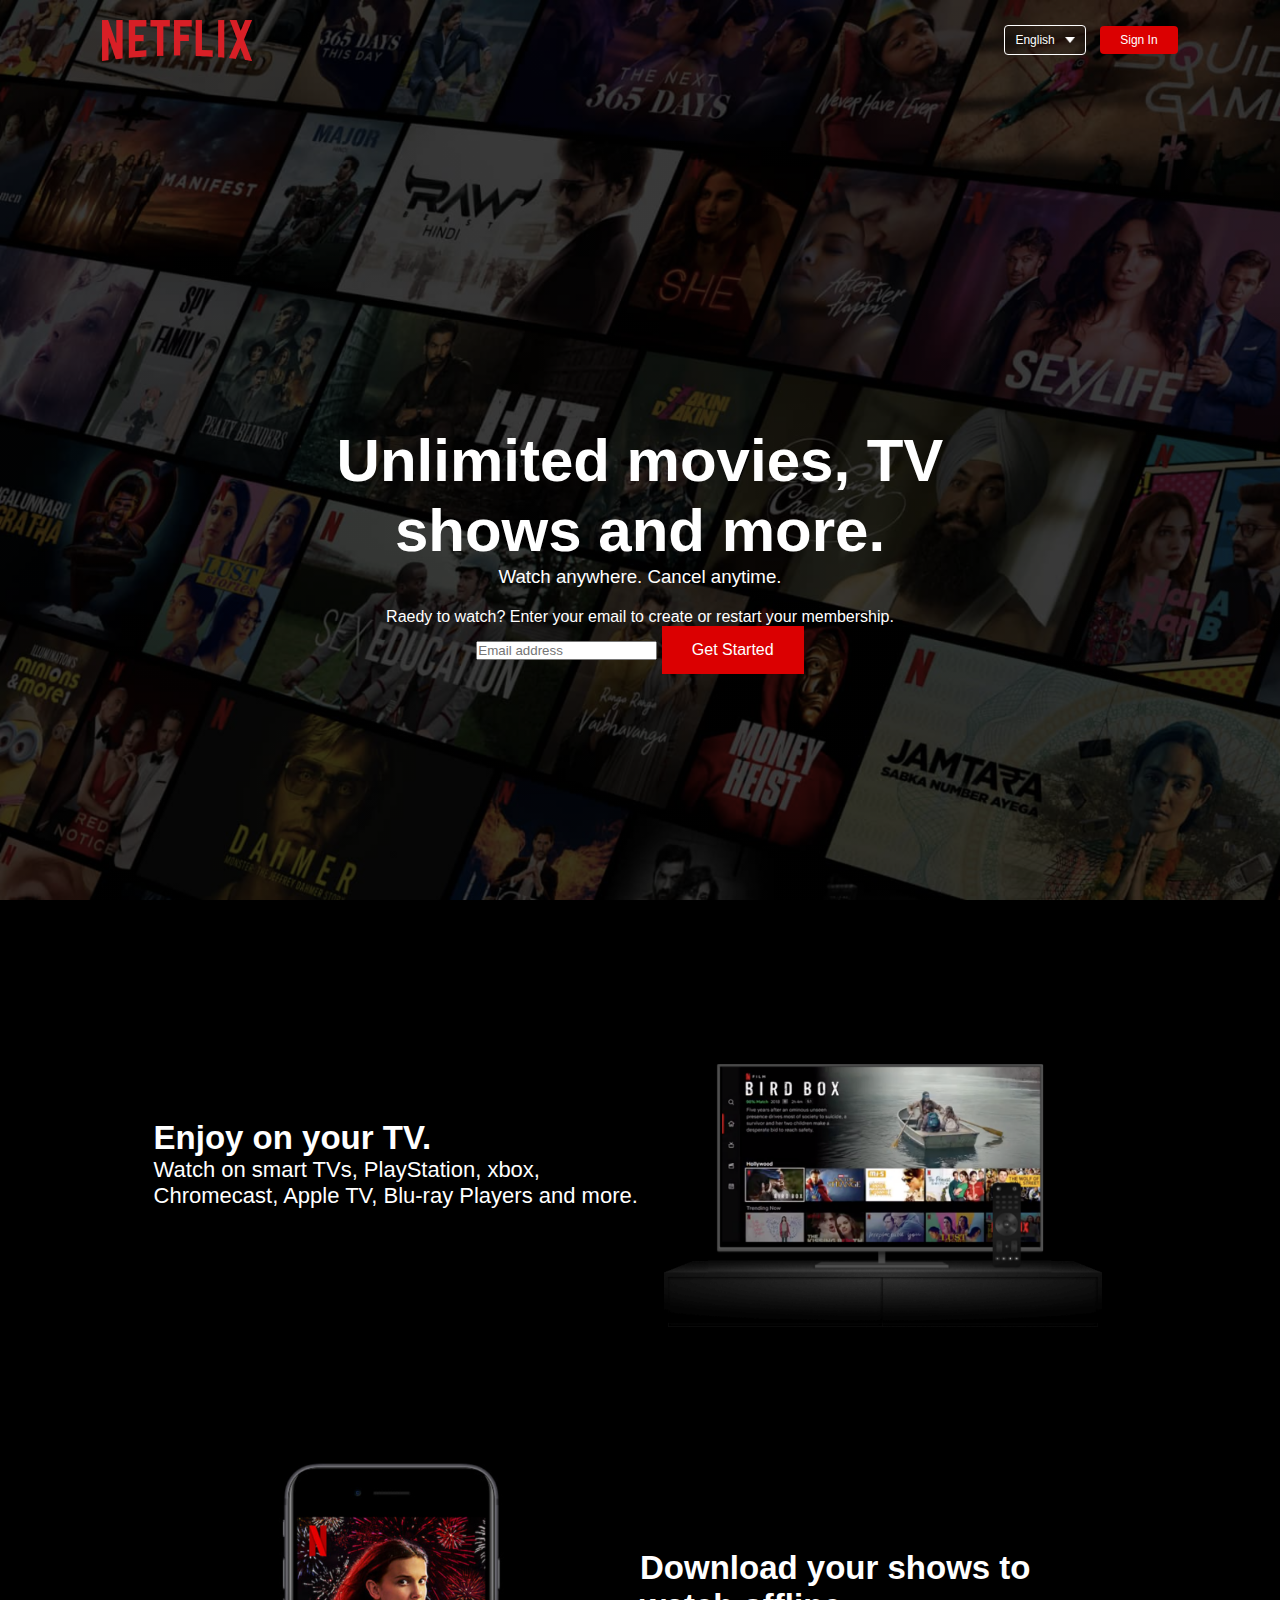
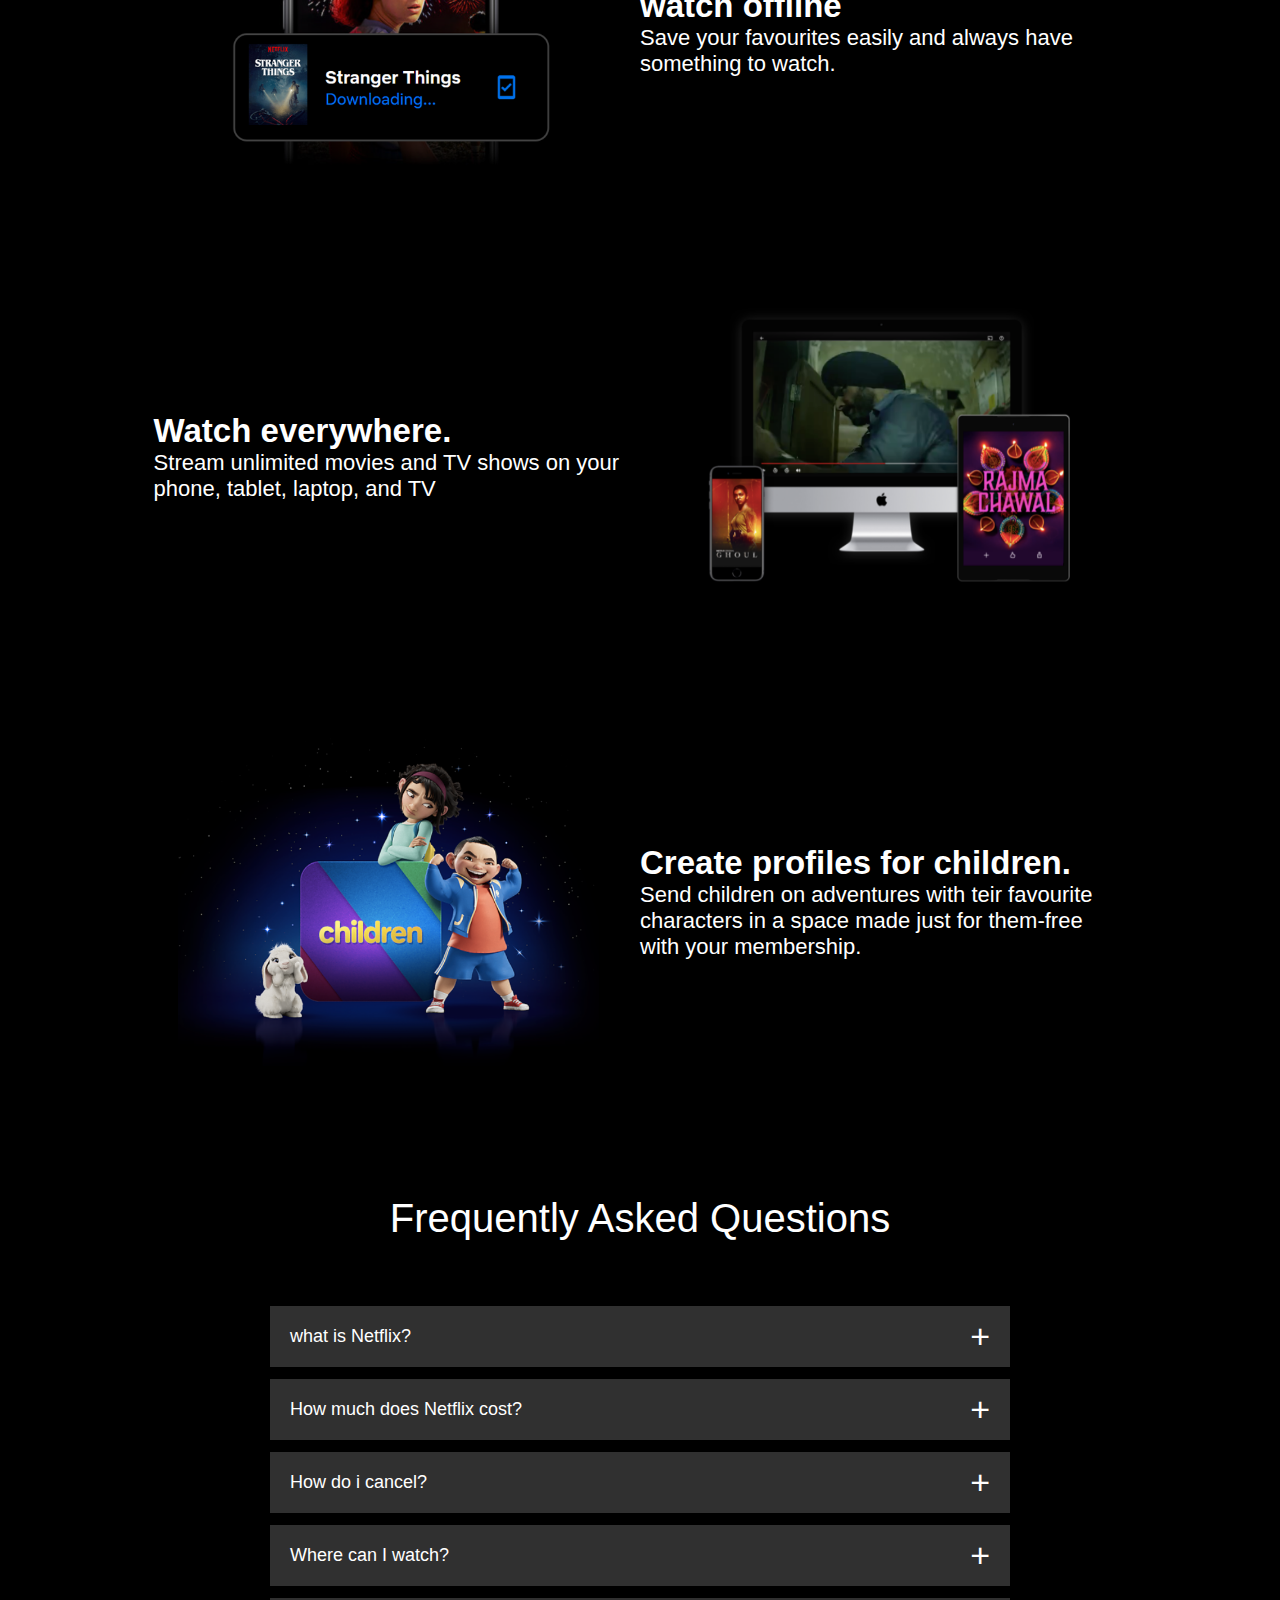
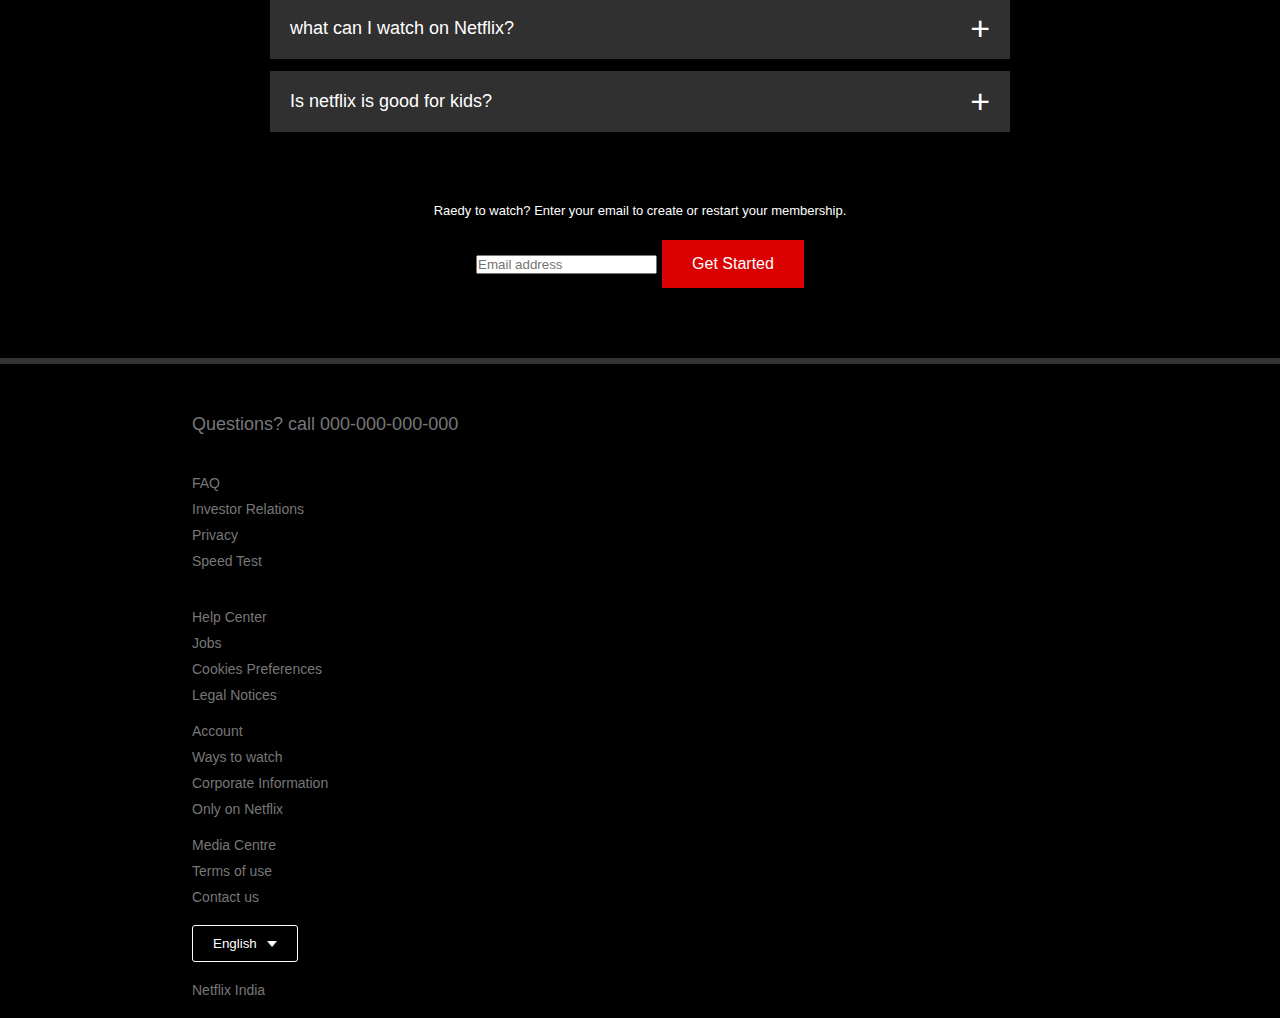
<file: Netflix/index.html>
<!DOCTYPE html>
<html>
    <head>
        <meta name="viewport" content="width=device-width, initial-scale=1.0">
        <title>Netflix Website</title>
        <link rel="stylesheet" href="style.css">
    </head>
<body>
    <div class="header">
        <nav>
            <img src="images/logo.png" class="logo">
            <div>
                <button class="language-btn">English <img src="images/down-icon.png"></button>
                <button>Sign In</button>
            </div>

        </nav>
        <div class="header-content">
            <h1>Unlimited movies, TV shows and more.</h1>
            <h3>Watch anywhere. Cancel anytime.</h3>
            <p>Raedy to watch? Enter your email to create or restart your membership.</p>
            <form class="email-signup">
                <input type="email" placeholder="Email address" required>
                <button type="submit">Get Started</button> 
            </form>

        </div>
    </div>
    <div class="features">
        <div class="row">
            <div class="text-col">
                <h2>Enjoy on your TV.</h2>
                <p>Watch on smart TVs, PlayStation, xbox, Chromecast, Apple TV, Blu-ray 
                    Players and more.</p>
            </div>
            <div class="img-col">
                <img src="images/feature-1.png">
            </div>
        </div>
        <div class="row">
            <div class="img-col">
                <img src="images/feature-2.png">
            </div>
            <div class="text-col">
                <h2>Download your shows to watch offline</h2>
                <p>Save your favourites easily and always have something to watch.</p>
            </div>
            
        </div>
        <div class="row">
            <div class="text-col">
                <h2>Watch everywhere.</h2>
                <p>Stream unlimited movies and TV shows on your phone, tablet, 
                    laptop, and TV</p>
            </div>
            <div class="img-col">
                <img src="images/feature-3.png">
            </div>
        </div>
        <div class="row">
            <div class="img-col">
                <img src="images/feature-4.png">
            </div>
            <div class="text-col">
                <h2>Create profiles for children.</h2>
                <p>Send children on adventures with teir favourite characters in a space 
                    made just for them-free with your membership.</p>
            </div>
            
        </div>
    </div>
    <div class="faq">
        <h2>Frequently Asked Questions</h2>
        <ul class="accordion">
            <li>
                <input type="radio" name="accordion" id="first">
                <label for="first">what is Netflix?</label>
                <div class="content">
                    <p>Netflix is a streaming service that offers a wide variety of TV shows, movies, documentaries, 
                        and other content .Subscribers can watch content on-demand, 
                        without commercials, on various devices, including smart TVs, computers, tablets, and smartphones.
                    </p>
                </div>

            </li>
            <li>
                <input type="radio" name="accordion" id="second">
                <label for="second">How much does Netflix cost?</label>
                <div class="content">
                    <p>These prices and plans can vary depending on the region, and Netflix sometimes adjusts its pricing. 
                        Additionally, there might be special promotions or discounts available from time to time. 
                    </p>
                </div>

            </li>
            <li>
                <input type="radio" name="accordion" id="third">
                <label for="third">How do i cancel?</label>
                <div class="content">
                    <p>lUnder the "Membership & Billing" section, you will see a "Cancel Membership" button. 
                        Click on it.Netflix will ask you to confirm that you want to cancel your subscription.
                        After canceling, you should receive an email confirmation. This email will include the date your account will close, 
                        which is typically at the end of your current billing cycle.
                    </p>
                </div>

            </li>
            <li>
                <input type="radio" name="accordion" id="fourth">
                <label for="fourth">Where can I watch?</label>
                <div class="content">
                    <p>Most smart TVs come with the Netflix app pre-installed. If it's not pre-installed, 
                        you can usually download it from the TV's app store.and laptops mobiles.
                    </p>
                </div>

            </li>
            <li>
                <input type="radio" name="accordion" id="fifth">
                <label for="fifth">what can I watch on Netflix?</label>
                <div class="content">
                    <p>Netflix offers a vast library of content, including a wide range of TV shows, movies, documentaries, and 
                        original programming across various genres Popular Movies,Documentaries and Docuseries,Drama.
                    </p>
                </div>

            </li>
            <li>
                <input type="radio" name="accordion" id="sixth">
                <label for="sixth">Is netflix is good for kids?</label>
                <div class="content">
                    <p>Netflix can be a great resource for kids' entertainment, 
                        but it's important to be aware of the potential safety concerns and take steps to mitigate them.  
                    </p>
                </div>

            </li>
        </ul>
        <small>Raedy to watch? Enter your email to create or restart your membership.</small>
        <form class="email-signup">
            <input type="email" placeholder="Email address" required>
            <button type="submit">Get Started</button> 
        </form>

    </div>
    <div class="footer">
        <h2>Questions? call 000-000-000-000</h2>
        
        <div class="row">
            <div class="col">
                <a href="#">FAQ</a>
                <a href="#">Investor Relations</a>
                <a href="#">Privacy</a>
                <a href="#">Speed Test</a>
            </div>
        </div>
        
            <div class="col">
                <a href="#">Help Center</a>
                <a href="#">Jobs</a>
                <a href="#">Cookies Preferences</a>
                <a href="#">Legal Notices</a>
            </div>

            
                <div class="col">
                    <a href="#">Account</a>
                    <a href="#">Ways to watch</a>
                    <a href="#">Corporate Information</a>
                    <a href="#">Only on Netflix</a>
                </div>

                <div class="col">
                    <a href="#">Media Centre</a>
                    <a href="#">Terms of use</a>
                    <a href="#">Contact us</a>
                    
                </div>
                <button class="language-btn">English <img src="images/down-icon.png"></button>
                <p class="copyright-txt">Netflix India</p>
            
    
    </div>
</body>

</html>
</file>
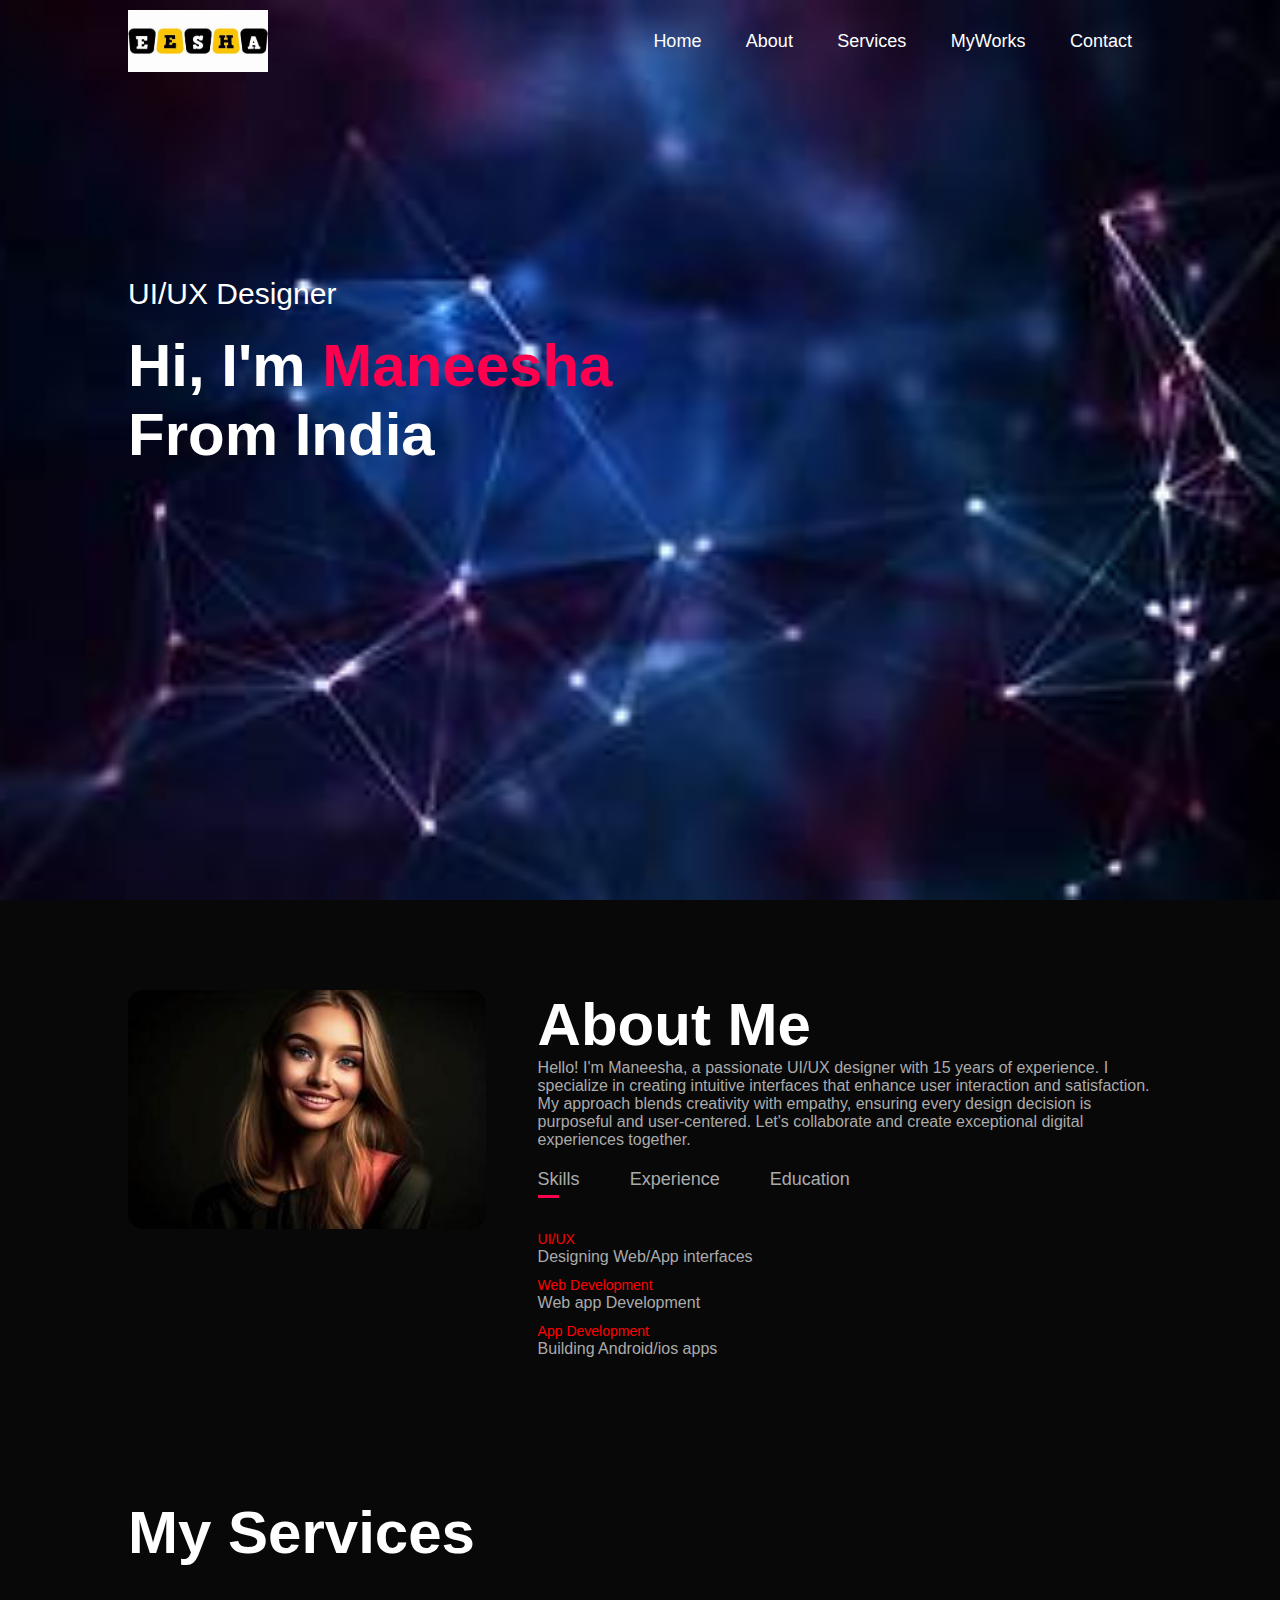
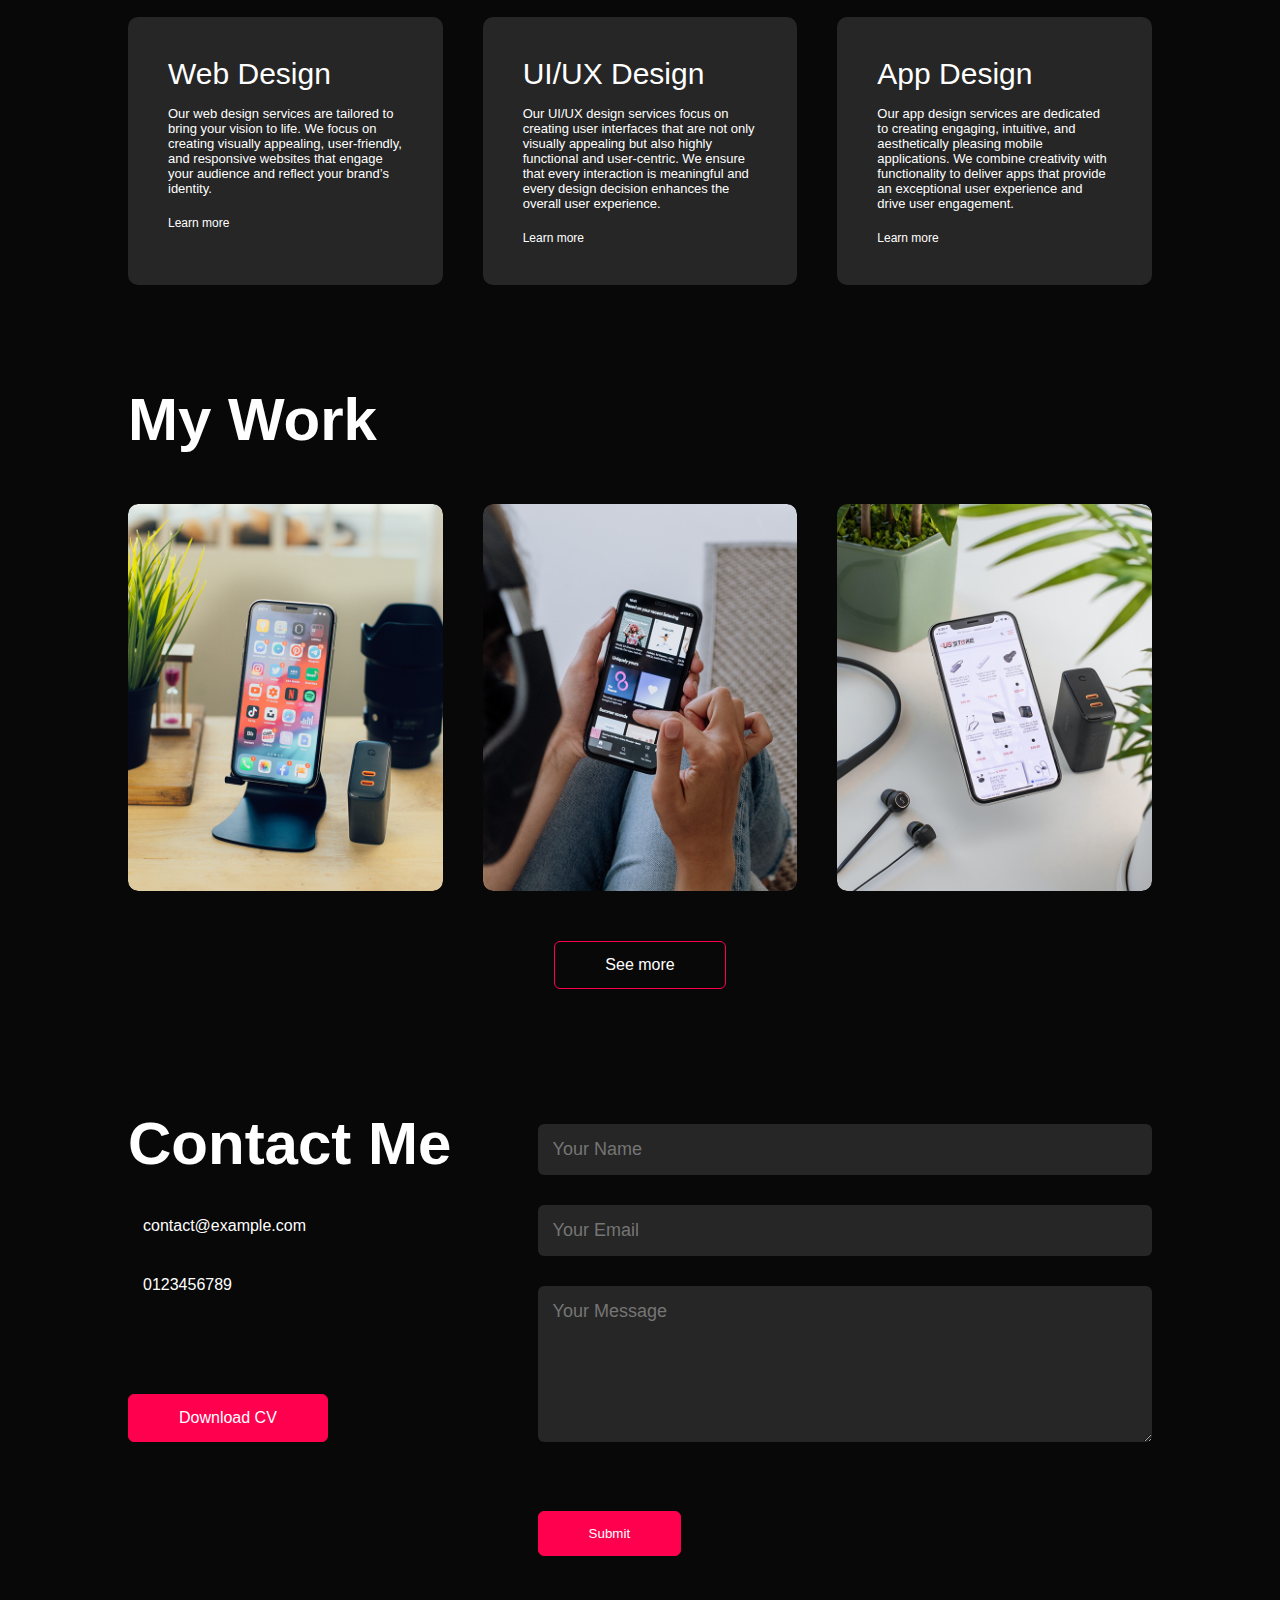
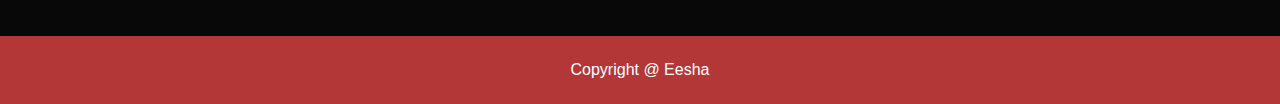
<file: Portfolio website/index.html>
<!DOCTYPE html>
<html lang="en">
<head>
    <meta charset="UTF-8">
    <meta http-equiv="X-UA-Compatible" content="ÏE=edge">
    <meta name="viewport" content="width=device-width,initial-scale=1.0">
    <title>Personal Portfolio Website</title>
    <link rel="stylesheet" href="style.css">
</head>
<body>
    <div id="header">
        <div class="container">
            <nav>
                <img src="images/logo.png" class="logo">
                <ul>
                    <li><a href="#header">Home</a></li>
                    <li><a href="#about">About</a></li>
                    <li><a href="#services">Services</a></li>
                    <li><a href="#portfolio">MyWorks</a></li>
                    <li><a href="#contact">Contact</a></li>

                </ul>
            </nav>
            <div class="header-text">
                <p>UI/UX Designer</p>
                <h1>Hi, I'm <span>Maneesha</span><br>From India</h1>
            </div>
        </div>
    </div>
<!----------------About--------->
<div id="about">
    <div class="container">
        <div class="row">
            <div class="about-col-1">
                <img src="images/user.png">
            </div>
            <div class="about-col-2">
                <h1 class="sub-title">About Me</h1>
                <p> Hello! I'm Maneesha, a passionate UI/UX designer with 15 years of experience. I specialize in creating intuitive interfaces that 
                    enhance user interaction and satisfaction. My approach blends creativity with empathy, ensuring every design decision 
                    is purposeful and user-centered. Let's collaborate and create exceptional digital experiences together.
                </p>
                <div class="tab-titles">
                    <p class="tab-links active-link" onclick="opentab('skills')">Skills</p>
                    <p class="tab-links" onclick="opentab('experience')">Experience</p>
                    <p class="tab-links" onclick="opentab('education')">Education</p>
                </div>
                <div class="tab-contents active-tab" id="skills">
                    <ul>
                        <li><span>UI/UX</span><br>Designing Web/App interfaces</li>
                        <li><span>Web Development</span><br>Web app Development</li>
                        <li><span>App Development</span><br>Building Android/ios apps</li>
                    </ul>
                </div>

                <div class="tab-contents" id="experience">
                    <ul>
                        <li><span>2021 -Current</span><br>UI/UX Design Training at ET Institute</li>
                        <li><span>2019 - 2021</span><br>Team lead at StarApp LLC.</li>
                        <li><span>2017 - 2019</span><br>UI/UX Design Executive at Coin Digital Ltd.</li>
                        <li><span>2016 - 2017</span><br>Internship at ekart eCommerce.</li>
                    </ul>
                </div>

                <div class="tab-contents" id="education">
                    <ul>
                        <li><span>2016</span><br>UI/UX Design Training at ET Institute</li>
                        <li><span>2015</span><br>MBA from MIT Banglore.</li>
                        <li><span>2014</span><br>BBA from ISM Banglore</li>
                    </ul>
                </div>
                
            </div>

        </div>
    </div>
</div>
<!---------services------>
<div id="services">
    <div class="container">
        <h1 class="sub-title">My Services</h1>
        <div class="services-list">
            <div>
                <h2> Web Design</h2>
                <p>
                    Our web design services are tailored to bring your vision to life. We focus on creating visually appealing, user-friendly, 
                    and responsive websites that engage your audience and reflect your brand’s identity.
                </p>
                <a href="#">Learn more</a>
            </div>
            <div>
                <h2> UI/UX Design</h2>
                <p>
                    Our UI/UX design services focus on creating user interfaces that are not only visually appealing 
                    but also highly functional and user-centric. We ensure that every interaction is meaningful and 
                    every design decision enhances the overall user experience.
                </p>
                <a href="#">Learn more</a>
            </div>
            <div>
                <h2> App Design</h2>
                <p>
                    Our app design services are dedicated to creating engaging, intuitive, and aesthetically pleasing mobile applications. 
                    We combine creativity with functionality to deliver apps that provide an exceptional user experience and drive user engagement.
                </p>
                <a href="#">Learn more</a>
            </div>

        </div>
    </div>
</div>
<!-------------portfolio--------->
<div id="portfolio">
    <div class="container">
        <h1 class="sub-title">My Work</h1>
        <div class="work-list">
            <div class="work">
                <img src="images/work-1.png">
                <div class="layer">
                    <h3>Social Media App</h3>
                    <p>The app connects you to the talented people around the world.
                        Download it from play store.</p>
                    
                </div>

            </div>
            <div class="work">
                <img src="images/work-2.png">
                <div class="layer">
                    <h3>Music App</h3>
                    <p>The app connects you to the talented people around the world.
                        Download it from play store.</p>
                    
                </div>
                
            </div>
            <div class="work">
                <img src="images/work-3.png">
                <div class="layer">
                    <h3>Online ShoppingApp</h3>
                    <p>The app connects you to the talented people around the world.
                        Download it from play store.</p>
                    
                </div>
                
            </div>
        </div>
        <a href="#" class="btn">See more</a>
    </div>
</div>
<!-----------------contact---------->
<div id="contact">
    <div class="container">
        <div class="row">
            <div class="contact-left">
                 <h1 class="sub-title">Contact Me</h1>
                 <p><i class="fa-solid fa-share"></i>contact@example.com</p>
                 <p><i class="fa-solid fa-phone"></i>0123456789</p>
                 <div class="social-icons">
                    <a href="https://facebook.com/"><i class="fa-brands fa-facebook"></i></a>
                    <a href=""><i class="fa-brands fa-twitter"></i></a>
                    <a href=""><i class="fa-brands fa-instagram"></i></a>
                    <a href=""><i class="fa-brands fa-linkedin"></i></a>
                 </div>
                 <a href="images/my-cv.pdf" download class="btn btn2">Download CV</a>
            </div>
            <div class="contact-right">
                <form>
                    <input type="text" name="Name" placeholder="Your Name" required>
                    <input type="email" name="email" placeholder="Your Email" required>
                    <textarea name="Message" rows="6" placeholder="Your Message"></textarea>
                    <button type="submit" class="btn btn2">Submit</button>
                </form>
            </div>
        </div>
    </div>
    <div class="copyright">
        <p>Copyright @ Eesha</p>
    </div>
</div>
<script>
    var tablinks = document.getElementsByClassName("tab-links");
    var tabcontents = document.getElementsByClassName("tab-contents");

    function opentab(tabname){
        for(tablink of tablinks){
            tablink.classList.remove("active-link");
        }
        for(tabcontent of tabcontents){
            tablink.classList.remove("active-tab");
        }
        event.currentTarget.classList.add("active-link");
        document.getElementById(tabname).classList.add("active-tab");
    }
</script>

</body>
</html>
</file>
<file: Netflix/style.css>
*{
    margin: 0;
    padding: 0;
    font-family: 'Poppins', sans-serif;
    box-sizing: border-box;

}
body{
    background: #000;
    color: #fff;

}
.header{
    width: 100%;
    height: 100vh;
    background-image: linear-gradient(rgba(0,0,0,0.7),rgba(0,0,0,0.7)), url(images/header-image.png);
    background-size: cover;
    background-position: center;
    padding: 10px 8%;
    position: relative;
}
nav{
    display: flex;
    align-items: center;
    justify-content: space-between;
    padding: 10px 0;
}
.logo{
    width: 150px;
    cursor: pointer;
}
nav button{
    border: 0;
    outline: 0;
    background: #db0001;
    color: #fff;
    padding: 7px 20px;
    font-size: 12px;
    border-radius: 4px;
    margin-left: 10px;
    cursor : pointer;

}
.language-btn{
    display: inline-flex;
    align-items: center;
    background: transparent;
    border: 1px solid #fff;
    padding: 7px 10px;
}
.language-btn img{
    width: 10px;
    margin-left: 10px;

}
.header-content{
    position:absolute;
    top: 50%;
    left: 50%;
    transform: translate(-50%, -50%);
    text-align: center;
    margin-top: 100px;
}
.header-content h1{
    font-size: 60px;
    line-height: 70px;
    font-weight: 600;
    max-width: 650px;
}

.header-content h3{
    font-weight: 400;
    margin-bottom: 20px;


}
email-signup{
    background: #fff;
    border-radius: 4px;
    display: flex;
    align-items: center;
    margin-top: 30px;
    overflow: hidden;

}
email-signup iinput{
    flex: 1;
    border: 0;
    outline: 0;
    margin-left: 20px;
}
.email-signup button{
    background: #db0001;
    border: 0;
    outline: 0;
    color: #fff;
    font-size: 16px;
    cursor: pointer;
    padding: 15px 30px;

}
/*---------------features---------*/
.features{
    padding: 50px 12%;
    font-size: 22px;
}
.row{
    display: flex;
    width: 100%;
    align-items: center;
    flex-wrap: wrap;
    padding:50px 0;

}
.text-col{
    flex-basis: 50%;
    margin-bottom: 20px;

}
.img-col{
    flex-basis: 50%;
    margin-bottom: 20px;
}
.img-col img{
    display: block;
    width: 90%;
    margin: auto;

}
.feature h2{
    font-size: 50px;
    font-weight: 600;
    margin-bottom: 20px;
}
/*-------------faq------------------*/
.faq{
    padding: 10px 12%;
    text-align: center;
    font-size: 18px;

}
.faq h2{
    font-weight: 500;
    font-size: 40px;
}
.accordion{
    margin: 60px auto;
    width: 100%;
    max-width: 750px;
}
.accordion li{
    list-style: none;
    width: 100%;
    padding: 5px;
}
.accordion li label{
    display: flex;
    align-items: center;
    padding: 20px;
    font-size: 18px;
    font-weight: 500;
    background: #303030;
    margin-bottom: 2px;
    cursor: pointer;
    position: relative;

}
label::after{
    content: '+';
    font-size: 34px;
    position: absolute;
    right: 20px;
    transition: transform 0.5s;
}
input[type="radio"]{
    display: none;

}
.accordion .content{
    background: #303030;
    text-align: left;
    padding: 0 20px;
    max-height: 0;
    overflow: hidden;
    transition: max-height 0.5s, padding 0.5s;
}
.accordion input[type="radio"]:checked + label + .content{
    max-height: 600px;
    padding: 30px 20px;
}
.accordion input[type="radio"]:checked + label::after{
    transform: rotate(135deg);
}
.faq .email-signup{
    max-width: 600px;
    margin: 20px auto 60px;
}
.faq small{
    font-size: 13px;
}
/*----------------footer------------*/
.footer{
    padding: 50px 15% 10px;
    border-top: 6px solid #333;
    color: #777;
}
.footer h2{
    font-size: 18px;
    font-weight: 400;
    margin-bottom: 30px;
}
.footer .col{
    flex-basis: 25%;
    flex-grow: 1;
    margin-bottom: 20px;

}
.footer .col a{
    display: block;
    text-decoration: none;
    color: #777;
    font-size: 14px;
    margin-bottom: 10px;
}
.footer .row{
    align-items: flex-start;
    padding: 10px 0;
}
.footer .language-btn{
    color: #fff;
    padding: 10px 20px;
    border-radius: 3px;
}
.copyright-txt{
    font-size: 14px;
    margin-top: 20px;
    margin-bottom: 10px;
}
/*----------media-queries-for-small-screen----*/
@media only screen and(max-width: 600px){
    .logo{
        width: 100px;

    }
    nav button{
        padding: 5px 10px;
    }
    nav .language-btn{
        padding: 4px 8px;

    }
    .header-content{
        position: unset;
        transform: none;
        padding-top: 150px;
        
    }
    .header-content h1{
        font-size: 30px;

    }
    .email-signup button{
        font-size: 12px;
        padding: 10px 15px;

    }
    .text-col, .img-col{
        flex-basis: 100%;
    }
    .features h2{
        font-size: 30px;
    }
    .features p{
        font-size: 15px;
    }
    .row:nth-child(2), .row:nth-child(4){
        flex-direction: column-reverse;
    }
    .features .row{
        padding: 10px 0;
    }
    .faq h2{
        font-size: 20px;
    }
    .accordion .content{
        font-size: 14px;
    }
    .accordion li label{
        padding: 10px;
        font-size: 14px;
    }
    label::after{
        font-size: 22px;

    }

}
</file>
<file: Portfolio website/style.css>
*{
    margin: 0;
    padding: 0;
    font-family: 'Poppins', sans-serif;
    box-sizing: border-box;
}
html{
    scroll-behavior:smooth;
}
body{
    background: #080808;
    color: #fff;
}
#header{
    width: 100%;
    height: 100vh;
    background-image: url(images/background.png);
    background-size: cover;
    background-position: center;
}
.container{
    padding: 10px 10%;
}
nav{
    display: flex;
    align-items: center;
    justify-content: space-between;
    flex-wrap: wrap;

}
.logo{
    width: 140px;

}
nav ul li{
    display: inline-block;
    list-style: none;
    margin: 10px 20px;
}
nav ul li a{
    color: #fff;
    text-decoration: none;
    font-size: 18px;
    position: relative;
}
nav ul li a::after{
    content: '';
    width: 0;
    height: 3px;
    background: #ff004f;
    position: absolute;
    left: 0;
    bottom: -6px;
    transition: 0.5s;
}
nav ul li a:hover::after{
    width: 100;
}
.header-text{
    margin-top: 20%;
    font-size: 30px;
}
.header-text h1{
    font-size: 60px;
    margin-top: 20px;
}
.header-text h1 span{
    color: #ff004f;
}
/* -----about----- */
#about{
    padding: 80px 0;
    color: #ababab;
}
.row{
    display: flex;
    justify-content: space-between;
    flex-wrap: wrap;
}
.about-col-1{
    flex-basis: 35%;

}
.about-col-1 img{
    width: 100%;
    border-radius: 15px;
}
.about-col-2{
    flex-basis: 60%;

}
.sub-title{
    font-size: 60px;
    font-weight: 600;
    color:#fff;
}
.tab-titles{
    display: flex;
    margin: 20px 0 40px;
}
.tab-links{
    margin-right: 50px;
    font-size: 18px;
    font-weight: 500;
    cursor: pointer;
    position: relative;
}
.tab-links::after{
    content: '';
    width: 0;
    height: 3px;
    background: #ff004f;
    position: absolute;
    left: 0;
    bottom: -8px;
    transition: 0.5s;
}
.tab-links.active-link::after{
    width: 50%;
}
.tab-contents ul li{
    list-style: none;
    margin: 10px 0;

}
.tab-contents ul li span{
    color:#ff0000;
    font-size: 14px;
}
.tab-contents{
    display: none;
}
.tab-contents.active-tab{
    display: block;
}
/*-------------services---------------*/
#services{
    padding: 30px 0;
}
.services-list{
    display: grid;
    grid-template-columns: repeat(auto-fit, minmax(250px, 1fr));
    grid-gap: 40px;
    margin-top: 50px;

    
}
.services-list div{
    background: #262626;
    padding: 40px;
    font-size: 13px;
    font-weight: 300;
    border-radius: 10px;
    transition: background 0.5s, transform 0.5s;

}
.services-list div h2{
    font-size: 30px;
    font-weight: 500;
    margin-bottom: 15px;
}
.services-list div a{
    text-decoration: none;
    color: #fff;
    font-size: 12px;
    margin-top: 20px;
    display: inline-block;
}
.services-list div:hover{
    background: #ff004f;
    transform: translateY(-10px);

}
#portfolio{
    padding: 50px 0;
}
.work-list{
    display: grid;
    grid-template-columns: repeat(auto-fit, minmax(250px, 1fr));
    grid-gap: 40px;
    margin-top: 50px;
}
.work{
    border-radius: 10px;
    position: relative;
    overflow: hidden;
}
.work img{
    width: 100%;
    border-radius: 10px;
    display: block;
    transition: transform 0.5s;
}
.layer{
    width: 100%;
    height: 0%;
    background: linear-gradient(rgba(242, 236, 236, 0.6), #ff004f);
    border-radius: 10px;
    position: absolute;
    left: 0;
    bottom: 0;
    overflow: hidden;
    display: flex;
    align-items: center;
    justify-content: center;
    flex-direction: column;
    padding: 0 40px;
    text-align: center;
    font-size: 14px;
    transition: height 0.5s;
}
.layer h3{
    font-weight: 500;
    margin-bottom: 20px;
}
.layer a{
    margin-top: 20px;
    color: #ff004f;
    text-decoration: none;
    font-size: 18px;
    line-height: 60px;
    background: #f74f4f;
    width: 60px;
    height: 60px;
    border-radius: 50%;
    text-align: center;
}
.work:hover img{
    transform: scale(1.1);
}
.work:hover .layer{
    height: 100%;
}
.btn{
    display: block;
    margin: 50px auto;
    width: fit-content;
    border: 1px solid #ff004f;
    padding: 14px 50px;
    border-radius: 6px;
    text-decoration: none;
    color: #fff;
    transition: background 0.5s;
}
.btn:hover{
    background: #ff004f
}
/*----------------contact----------*/
.contact-left{
    flex-basis: 35%;
}
.contact-right{
    flex-basis: 60%;
}
.contact-left p{
    margin-top: 30px;
}
.contact-left p i{
    color: #ff004f;
    margin-right: 15px;
    font-size: 25px;

}
.social-icons{
    margin-top: 30px;
}
.social-icons a{
    text-decoration: none;
    font-size: 30px;
    margin-right: 15px;
    color: #ababab;
    display: inline-block;
    transition: transform 0.5s;
}
.social-icons a:hover{
    color: #ff004f;
    transform: translateY(-5px);
}
.btn.btn2{
    display: inline-block;
    background: #ff004f;
}
.contact-right form{
    width: 100%;

}
form input, form textarea{
    width: 100%;
    border: 0;
    outline: none;
    background: #262626;
    padding: 15px;
    margin: 15px 0;
    color: #fff;
    font-size: 18px;
    border-radius: 6px;
}
form btn2{
    padding: 14px 60px;
    font-size: 18px;
    margin-top: 20px;
    cursor: pointer;
}
.copyright{
    width: 100%;
    text-align: center;
    padding: 25px 0;
    background: #b43737;
    font-weight: 300;
    margin-top: 20px;

}
</file>
